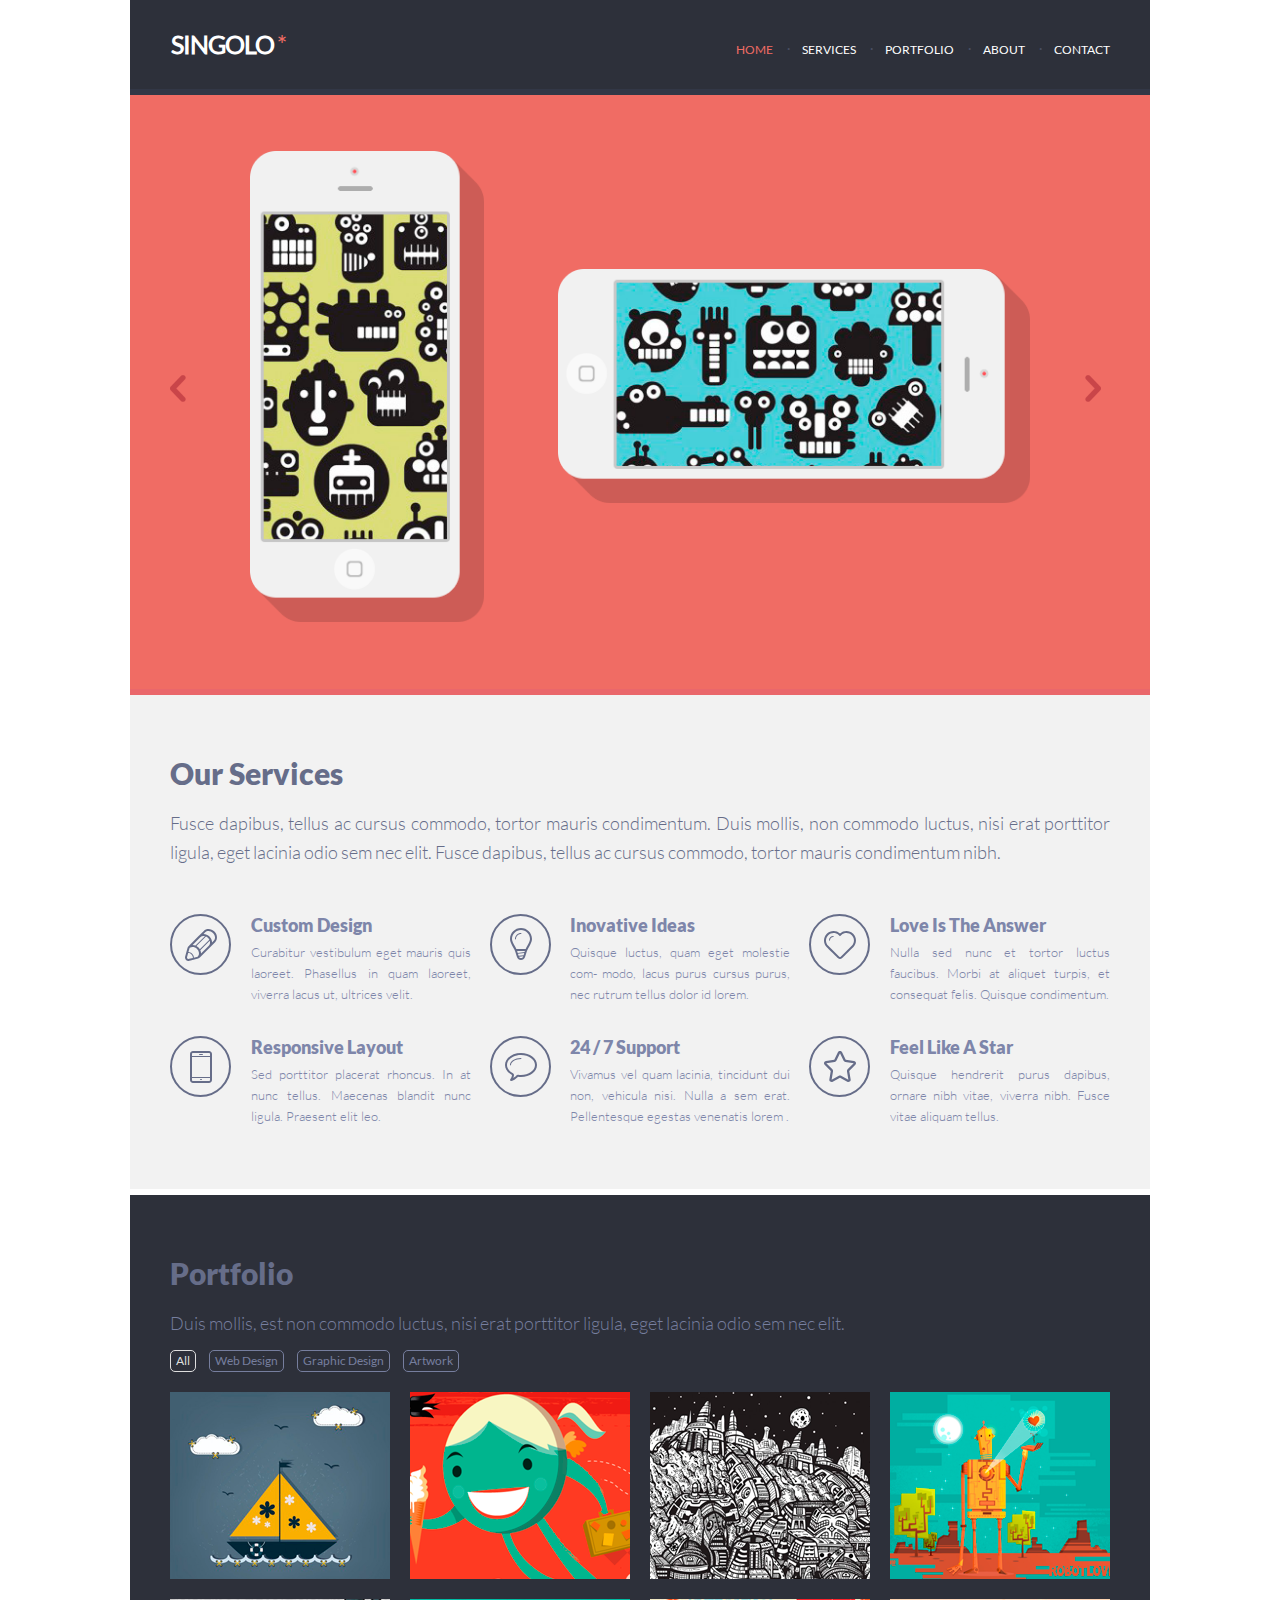
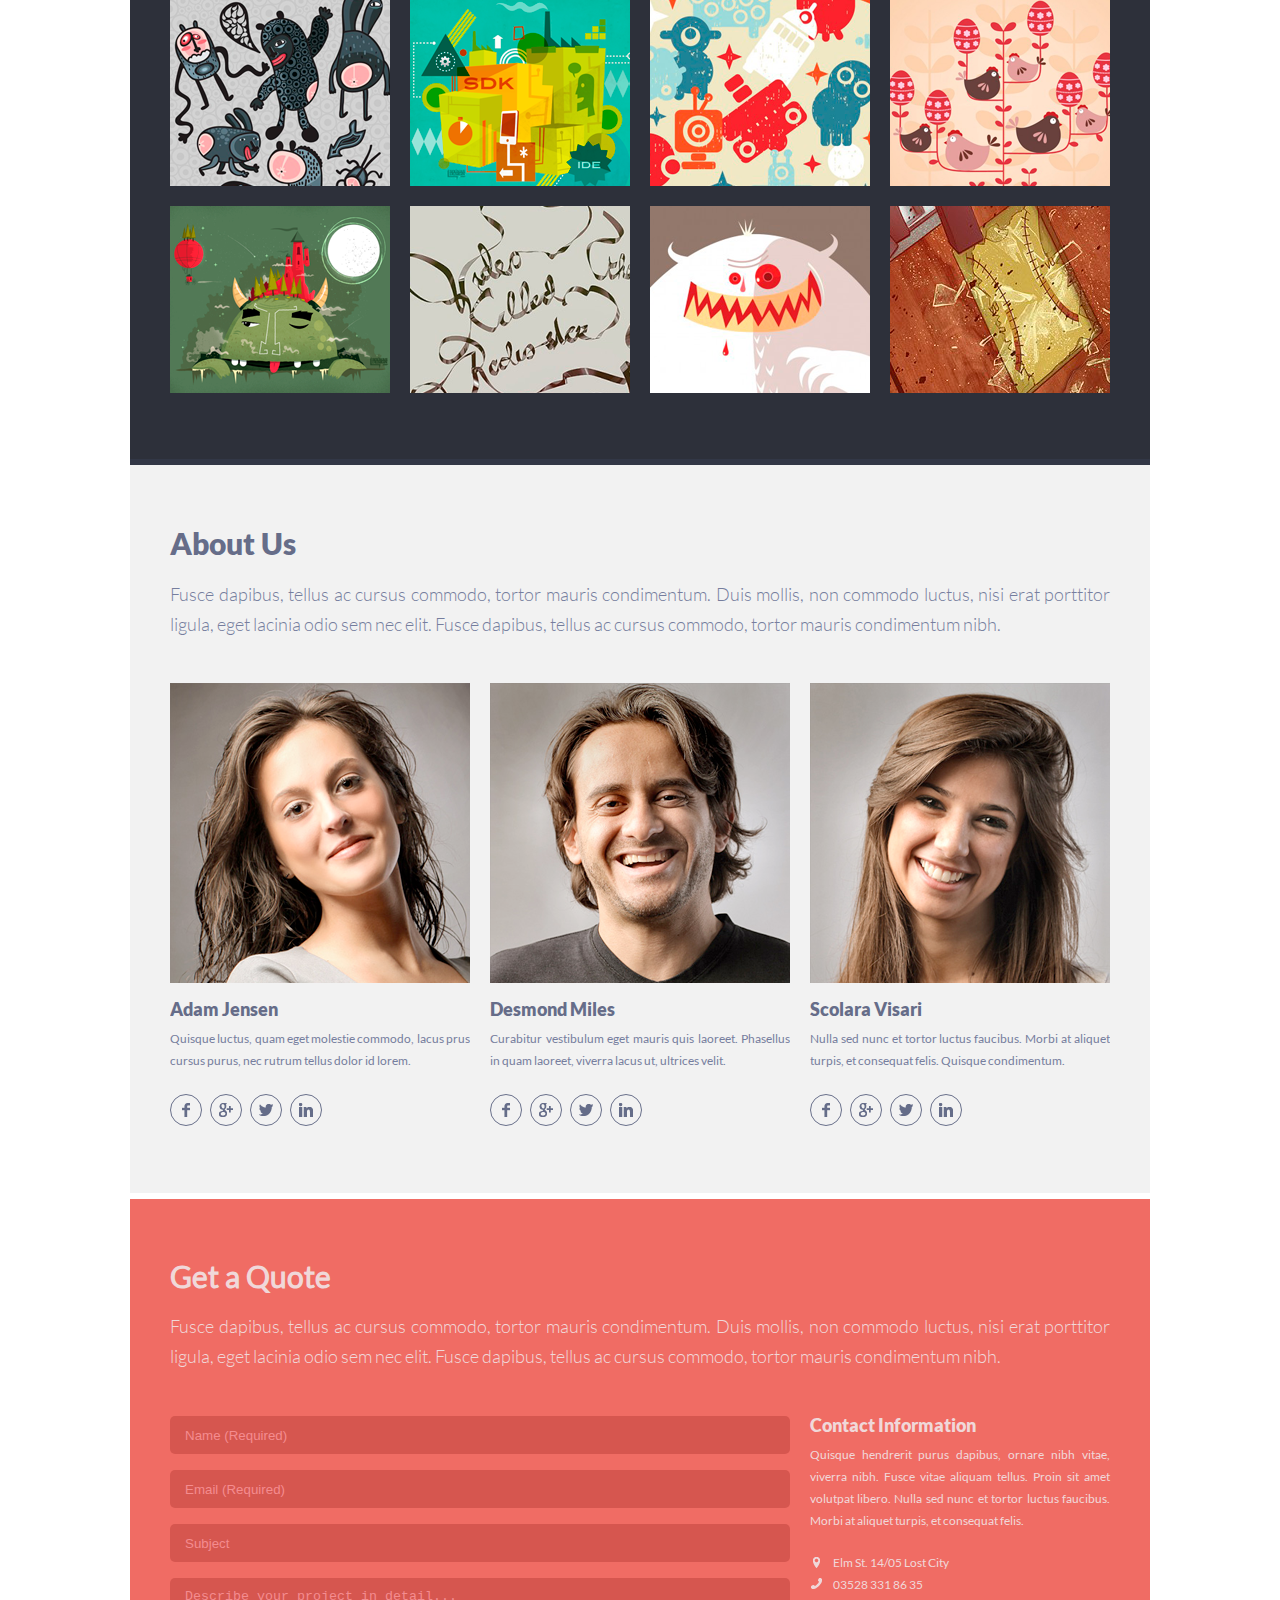
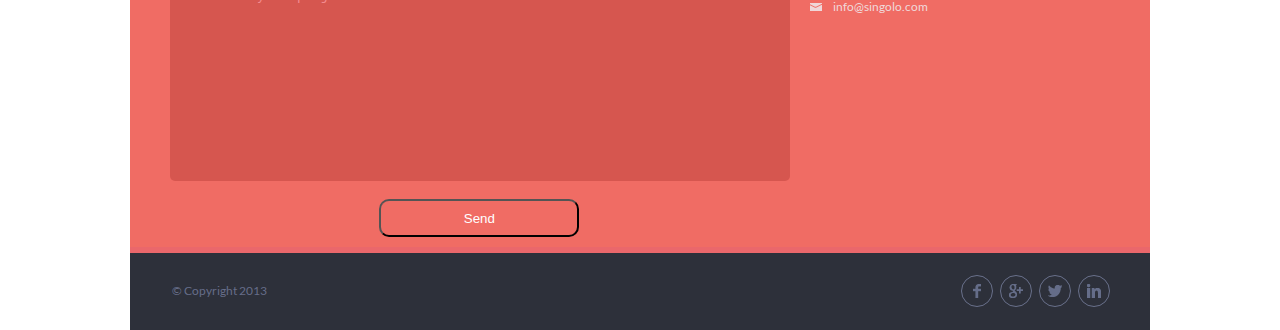
<file: index.html>
<!DOCTYPE html>
<html lang="en">
<head>
    <meta charset="UTF-8">
    <meta name="viewport" content="width=device-width, initial-scale=1.0">
    <meta http-equiv="X-UA-Compatible" content="ie=edge">
    <link href="style.css" rel="stylesheet" type="text/css" />
    
    <title>Singolo</title>
</head>
<body>
    <main>
        <header>
            <div class="responsive-menu-visible" id="resp-menu-visible">
                <span></span>
                <span></span>
                <span></span>
            </div>
            <div class="hidden-menu-absolute" id="menu-absolute">
                <div class="responsive-menu-hidden" id="resp-menu-hidden">
                <span></span>
                <span></span>
                <span></span>
                </div>
                <section class="logo-hidden">
                <h1>Singolo</h1>
                <span>*</span>
                </section>
                <nav>
                    <ul id="menu-header-hidden">
                        <li><a href="#slider" class="active">home</a></li>
                        <li><a href="#services">services</a></li>
                        <li><a href="#portfolio">portfolio</a></li>
                        <li><a href="#about">about</a></li>
                        <li><a href="#contact">contact</a></li>
                    </ul>
                </nav>
            </div>
            <section class="logo">
                <h1>Singolo</h1>
                <span>*</span>
            </section>
            <nav>
                <ul id="menu-header">
                    <li><a href="#slider" class="active">home</a></li>
                    <li><a href="#services">services</a></li>
                    <li><a href="#portfolio">portfolio</a></li>
                    <li><a href="#about">about</a></li>
                    <li><a href="#contact">contact</a></li>
                </ul>
            </nav>
        </header>
        <div>
        <section class="slider" id="slider">
            <section class="phones">
                    <div class="chev-1" id="chev-click1"></div>
                    <div class="block-phones" id="block-phones">
                                <div class="phone-vert" id="iphone-vertical">
                                    <img src='assets/opacity-vert.png' alt="opacity">
                                </div>
                                <div class="phone-horiz" id="iphone-horizontal">
                                    <img src='assets/opacity.png' alt="opacity">
                                </div>
                    </div>
                    <div class="chev-2" id="chev-click2"></div>
            </section>
        </section>
        <section class="our-services"  id="services">
            <h2>Our Services</h2>
                    <p>Fusce dapibus, tellus ac cursus commodo, tortor 
                        mauris condimentum. Duis mollis, non commodo luctus, 
                        nisi erat porttitor ligula, eget lacinia odio sem nec elit. 
                        Fusce dapibus, tellus ac cursus commodo, tortor mauris 
                        condimentum nibh.</p>
            <div class="services">
                <div class="img-services"><img src="assets/pen.svg" alt="pen"></div> 
                <div class="points">
                    <h3>Custom Design</h3>
                    <p>Curabitur vestibulum eget mauris quis laoreet.
                         Phasellus in quam laoreet, viverra lacus ut, ultrices 
                         velit.</p>
                </div>
                <div class="img-services"><img src="assets/bulb.svg" alt="pen"></div> 
                <div class="points">
                    <h3>Inovative Ideas</h3>
                    <p>Quisque luctus, quam eget molestie com- modo, lacus purus cursus 
                        purus, nec rutrum tellus dolor id lorem.</p>
                </div>
                <div class="img-services"><img src="assets/heart.svg" alt="pen"></div> 
                <div class="points">
                    <h3>Love Is The Answer</h3>
                    <p>Nulla sed nunc et tortor luctus faucibus. Morbi at aliquet turpis,
                       et consequat felis. Quisque condimentum.</p>
                </div>
                <div class="img-services"><img src="assets/phone.svg" alt="pen"></div> 
                <div class="points">
                    <h3>Responsive Layout</h3>
                    <p>Sed porttitor placerat rhoncus. In at nunc tellus. Maecenas 
                        blandit nunc ligula. Praesent elit leo.</p>
                </div>
                <div class="img-services"><img src="assets/bubble.svg" alt="pen"></div> 
                <div class="points">
                    <h3>24 / 7 Support</h3>
                    <p>Vivamus vel quam lacinia, tincidunt dui non, vehicula nisi. 
                        Nulla a sem erat. Pellentesque egestas venenatis lorem .</p>
                </div>
                <div class="img-services"><img src="assets/star.svg" alt="pen"></div> 
                <div class="points">
                    <h3>Feel Like A Star</h3>
                    <p>Quisque hendrerit purus dapibus, ornare nibh vitae, viverra nibh. 
                        Fusce vitae aliquam tellus.</p>
                </div>
            </div>
        </section>
        <section class="portfolio"  id="portfolio">
                <h2>Portfolio</h2>
                <p>Duis mollis, est non commodo luctus, nisi erat 
                    porttitor ligula, eget lacinia odio sem nec elit.</p>
                        <ul id="menu-portfolio">
                            <a href="#"><li class="active">All</li></a>
                            <a href="#"><li>Web Design</li></a>
                            <a href="#"><li>Graphic Design</li></a>
                            <a href="#"><li>Artwork</li></a>
                        </ul>
                    <div class="portfolio-img-all" id="portfolio-img">
                        <div></div>
                        <div></div>
                        <div></div>
                        <div></div>
                        <div></div>
                        <div></div>
                        <div></div>
                        <div></div>
                        <div></div>
                        <div></div>
                        <div></div>
                        <div></div>
                    </div>
            </section>
            <section class="about-us"  id="about">
                    <h2>About Us</h2>
                    <p>Fusce dapibus, tellus ac cursus commodo, tortor mauris condimentum.
                        Duis mollis, non commodo luctus, nisi erat porttitor ligula, eget
                        lacinia odio sem nec elit. Fusce dapibus, tellus ac cursus commodo,
                        tortor mauris condimentum nibh.
                    </p>
                    <div class="portfolio-photos">
                            <div class="portfolio-photo">
                                <img src="assets/portfolio-photo-1.png" alt="" >
                                <h3>Adam Jensen</h3>
                                <p>Quisque luctus, quam eget molestie commodo, lacus prus 
                                    cursus purus, nec rutrum tellus dolor id lorem.</p>
                                <ul>
                                    <li><a href="#"></a></li>
                                    <li><a href="#"></a></li>
                                    <li><a href="#"></a></li>
                                    <li><a href="#"></a></li>
                                </ul>
                            </div>
                            <div class="portfolio-photo">
                                    <img src="assets/portfolio-photo-2.png" alt="" >
                                    <h3>Desmond Miles</h3>
                                <p>Curabitur vestibulum eget mauris quis laoreet. Phasellus 
                                    in quam laoreet, viverra lacus ut, ultrices velit.</p>
                                <ul>
                                    <li><a href="#"></a></li>
                                    <li><a href="#"></a></li>
                                    <li><a href="#"></a></li>
                                    <li><a href="#"></a></li>
                                </ul>
                            </div>
                            <div class="portfolio-photo">
                                    <img src="assets/portfolio-photo-3.png" alt="" >
                                    <h3>Scolara Visari</h3>
                                <p>Nulla sed nunc et tortor luctus faucibus. Morbi at 
                                    aliquet turpis, et consequat felis. Quisque condimentum.</p>
                                <ul>
                                    <li><a href="#"></a></li>
                                    <li><a href="#"></a></li>
                                    <li><a href="#"></a></li>
                                    <li><a href="#"></a></li>
                                </ul>
                            </div>
                    </div>
                </section>
                <section class="get-a-quote"  id="contact">
                        <h2>Get a Quote</h2>
                        <p class="get-a-quote-p">Fusce dapibus, tellus ac cursus commodo, tortor mauris condimentum. 
                            Duis mollis, non commodo luctus, nisi erat porttitor ligula, eget 
                            lacinia odio sem nec elit. Fusce dapibus, tellus ac cursus commodo, 
                            tortor mauris condimentum nibh.</p>
                            <div class="form-and-info">
                               <form class="form" id="form">
                                  <input type="text" placeholder="Name (Required)" size="40" required><br>
                                  <input type="email" placeholder="Email (Required)" required><br>
                                  <input type="text" id="subject" placeholder="Subject"><br>
                                  <textarea name="comment" cols="40" rows="15" id="description" placeholder="Describe your project in detail..."></textarea><br>
                                  <button type="submit" class="submit">Send</button>
                                  <div id="message-block" class="hidden">
                                      <div id="message">
                                          <p>Письмо отправлено!</p>
                                          <p><span id="tema"></span></p>
                                          <p><span id="desc"></span></p>
                                          <button id="close-btn">OK</button>
                                      </div>
                                  </div>
                               </form>
                               <div class="info">
                                   <h3>Contact Information</h3>
                                   <p>
                                        Quisque hendrerit purus dapibus, ornare nibh vitae, viverra 
                                        nibh. Fusce vitae aliquam tellus. Proin sit amet volutpat libero. 
                                        Nulla sed nunc et tortor luctus faucibus. Morbi at aliquet turpis, 
                                        et consequat felis. 
                                   </p>
                                   <ul>
                                       <li>Elm St. 14/05 Lost City </li>
                                       <li><a href="tel:035283318635">03528 331 86 35</a></li>
                                       <li><a href="mailto:info@singolo.com">info@singolo.com</a></li>
                                   </ul>
            
                               </div>
                            </div>
                    </section>
                    <footer>
                        <p>&copy; Copyright 2013</p>
                        <ul>
                            <li><a href="#"></a></li>
                            <li><a href="#"></a></li>
                            <li><a href="#"></a></li>
                            <li><a href="#"></a></li>
                        </ul>
                    </footer>
    </main>
    <script src="script.js"></script>
</body>
</html>
</file>
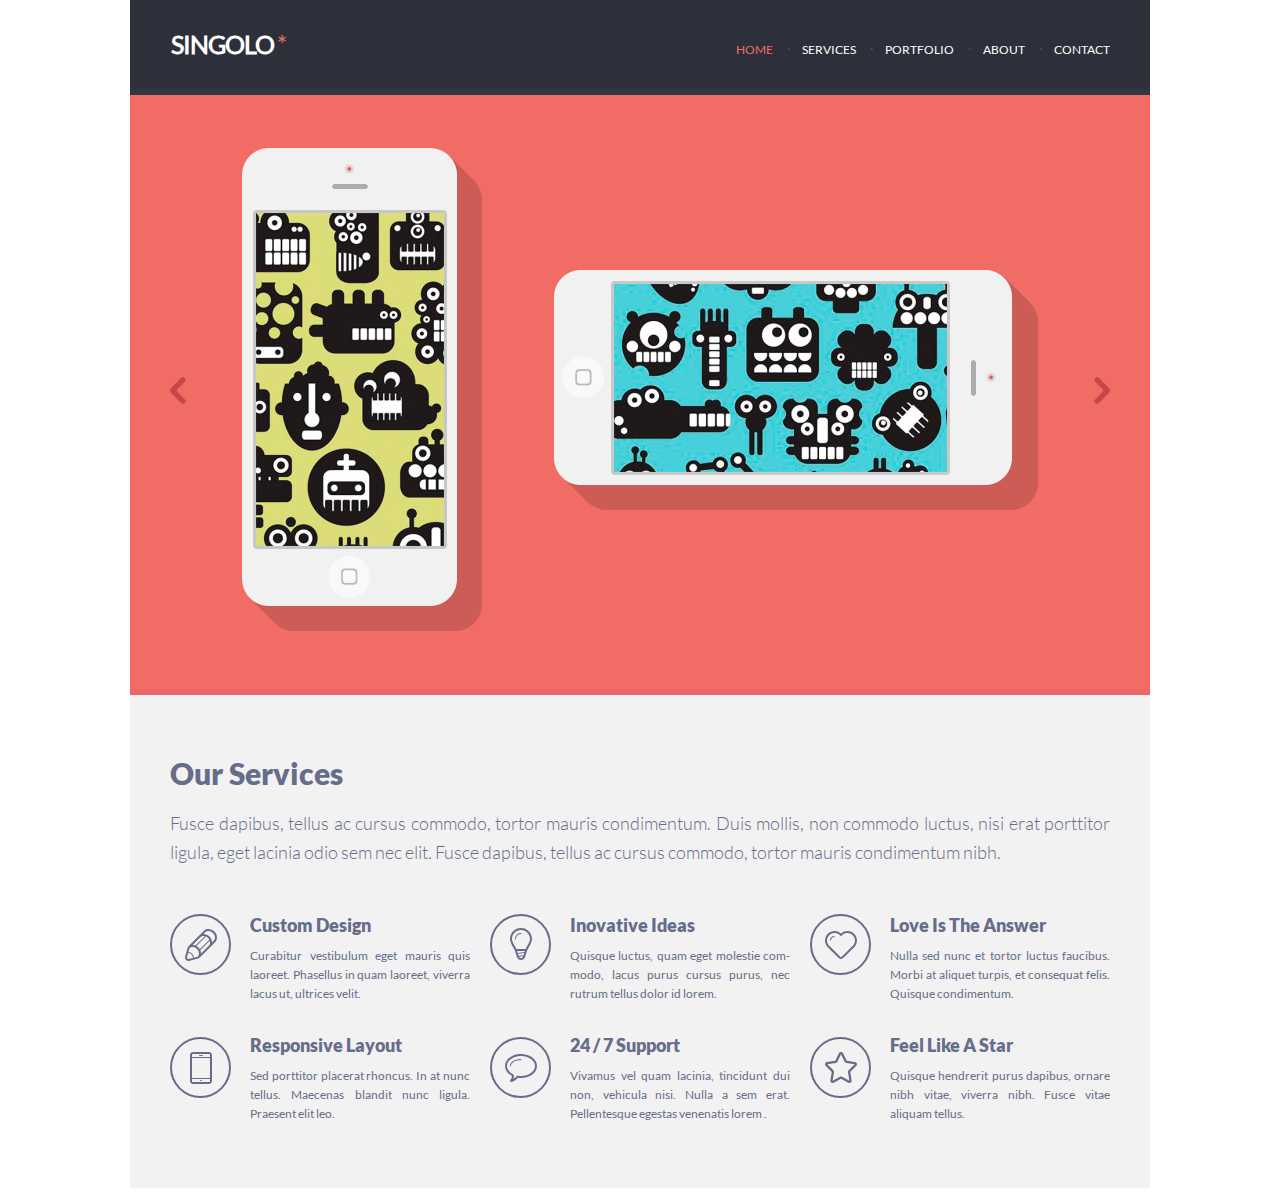
<file: singolo1.html>
<!DOCTYPE html>
<html lang="en">
<head>
    <meta charset="UTF-8">
    <meta name="viewport" content="width=device-width, initial-scale=1.0">
    <meta http-equiv="X-UA-Compatible" content="ie=edge">
    <link href="singolo1.css" rel="stylesheet" type="text/css" />
    <title>Singolo</title>
</head>
<body>
    <main>
        <header>
            <section class="logo">
                <h1>Singolo</h1>
                <span>*</span>
            </section>
            <nav>
                <ul>
                    <li><a class="first" href="#">home</a></li>
                    <li><a href="#">services</a></li>
                    <li><a href="#">portfolio</a></li>
                    <li><a href="#">about</a></li>
                    <li><a href="#">contact</a></li>
                </ul>
            </nav>
        </header>
        <section class="slider">
            <div class="phones">
                    <div class="chev-1"></div>
                    <div class="phone-vert"></div>
                    <div class="phone-horiz"></div>
                    <div class="chev-2"></div>
            </div>
        </section>
        <section class="our-services">
            <div class="services">
                <div class="description">
                    <h2>Our Services</h2>
                    <p>Fusce dapibus, tellus ac cursus commodo, tortor 
                        mauris condimentum. Duis mollis, non commodo luctus, 
                        nisi erat porttitor ligula, eget lacinia odio sem nec elit. 
                        Fusce dapibus, tellus ac cursus commodo, tortor mauris 
                        condimentum nibh.</p>
                </div>
                <div class="img-services"><img src="assets/pen.svg" alt="pen"></div> 
                <div class="points">
                    <h3>Custom Design</h3>
                    <p>Curabitur vestibulum eget mauris quis laoreet.
                         Phasellus in quam laoreet, viverra lacus ut, ultrices 
                         velit.</p>
                </div>
                <div class="img-services"><img src="assets/bulb.svg" alt="pen"></div> 
                <div class="points">
                    <h3>Inovative Ideas</h3>
                    <p>Quisque luctus, quam eget molestie com- modo, lacus purus cursus 
                        purus, nec rutrum tellus dolor id lorem.</p>
                </div>
                <div class="img-services"><img src="assets/heart.svg" alt="pen"></div> 
                <div class="points">
                    <h3>Love Is The Answer</h3>
                    <p>Nulla sed nunc et tortor luctus faucibus. Morbi at aliquet turpis,
                       et consequat felis. Quisque condimentum.</p>
                </div>
                <div class="img-services"><img src="assets/phone.svg" alt="pen"></div> 
                <div class="points">
                    <h3>Responsive Layout</h3>
                    <p>Sed porttitor placerat rhoncus. In at nunc tellus. Maecenas 
                        blandit nunc ligula. Praesent elit leo.</p>
                </div>
                <div class="img-services"><img src="assets/bubble.svg" alt="pen"></div> 
                <div class="points">
                    <h3>24 / 7 Support</h3>
                    <p>Vivamus vel quam lacinia, tincidunt dui non, vehicula nisi. 
                        Nulla a sem erat. Pellentesque egestas venenatis lorem .</p>
                </div>
                <div class="img-services"><img src="assets/star.svg" alt="pen"></div> 
                <div class="points">
                    <h3>Feel Like A Star</h3>
                    <p>Quisque hendrerit purus dapibus, ornare nibh vitae, viverra nibh. 
                        Fusce vitae aliquam tellus.</p>
                </div>
            </div>
        </section>
    </main>
</body>
</html>
</file>
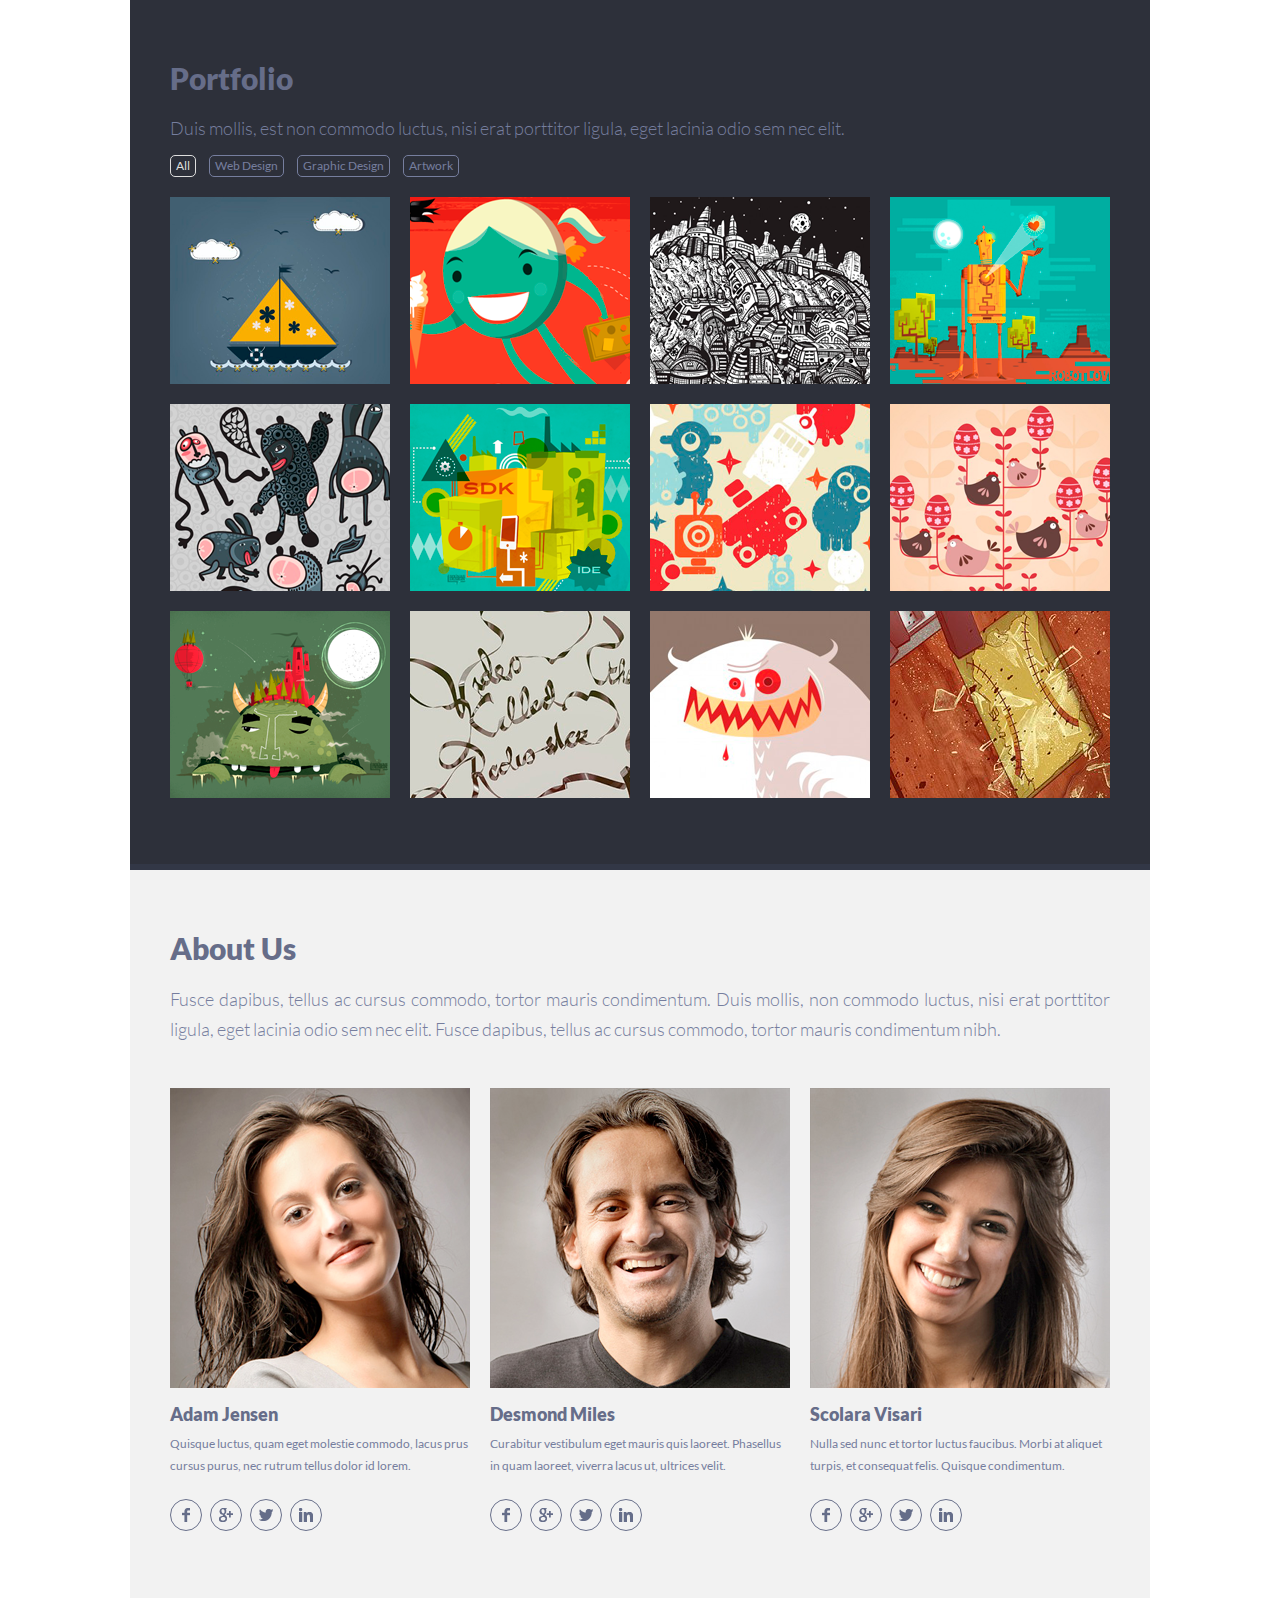
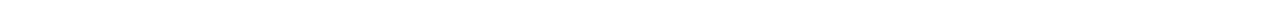
<file: singolo2.html>
<!DOCTYPE html>
<html lang="en">
<head>
    <meta charset="UTF-8">
    <meta name="viewport" content="width=device-width, initial-scale=1.0">
    <meta http-equiv="X-UA-Compatible" content="ie=edge">
    <link href="singolo2.css" rel="stylesheet" type="text/css" />
    <title>Singolo-2</title>
</head>
<body>
    <main>
            <section class="portfolio">
                    <h2>Portfolio</h2>
                    <p>Duis mollis, est non commodo luctus, nisi erat 
                        porttitor ligula, eget lacinia odio sem nec elit.</p>
                        <nav>
                            <ul>
                                <a href="#"><li class="first-portfolio">All</li></a>
                                <a href="#"><li>Web Design</li></a>
                                <a href="#"><li>Graphic Design</li></a>
                                <a href="#"><li>Artwork</li></a>
                            </ul>
                        </nav>
                        <div class="portfolio-img-all">
                            <div class="portfolio-img"></div>
                            <div class="portfolio-img"></div>
                            <div class="portfolio-img"></div>
                            <div class="portfolio-img"></div>
                            <div class="portfolio-img"></div>
                            <div class="portfolio-img"></div>
                            <div class="portfolio-img"></div>
                            <div class="portfolio-img"></div>
                            <div class="portfolio-img"></div>
                            <div class="portfolio-img"></div>
                            <div class="portfolio-img"></div>
                            <div class="portfolio-img"></div>
                        </div>
                </section>
                <section class="about-us">
                        <h2>About Us</h2>
                        <p>Fusce dapibus, tellus ac cursus commodo, tortor mauris condimentum.
                            Duis mollis, non commodo luctus, nisi erat porttitor ligula, eget
                            lacinia odio sem nec elit. Fusce dapibus, tellus ac cursus commodo,
                            tortor mauris condimentum nibh.
                        </p>
                        <div class="portfolio-photos">
                                <div class="portfolio-photo">
                                    <img src="assets/portfolio-photo-1.png" alt="" >
                                    <h3>Adam Jensen</h3>
                                    <p>Quisque luctus, quam eget molestie commodo, lacus prus 
                                        cursus purus, nec rutrum tellus dolor id lorem.</p>
                                    <ul>
                                        <li><a href="#"></a></li>
                                        <li><a href="#"></a></li>
                                        <li><a href="#"></a></li>
                                        <li><a href="#"></a></li>
                                    </ul>
                                </div>
                                <div class="portfolio-photo">
                                        <img src="assets/portfolio-photo-2.png" alt="" >
                                        <h3>Desmond Miles</h3>
                                    <p>Curabitur vestibulum eget mauris quis laoreet. Phasellus 
                                        in quam laoreet, viverra lacus ut, ultrices velit.</p>
                                    <ul>
                                        <li><a href="#"></a></li>
                                        <li><a href="#"></a></li>
                                        <li><a href="#"></a></li>
                                        <li><a href="#"></a></li>
                                    </ul>
                                </div>
                                <div class="portfolio-photo">
                                        <img src="assets/portfolio-photo-3.png" alt="" >
                                        <h3>Scolara Visari</h3>
                                    <p>Nulla sed nunc et tortor luctus faucibus. Morbi at 
                                        aliquet turpis, et consequat felis. Quisque condimentum.</p>
                                    <ul>
                                        <li><a href="#"></a></li>
                                        <li><a href="#"></a></li>
                                        <li><a href="#"></a></li>
                                        <li><a href="#"></a></li>
                                    </ul>
                                </div>
                        </div>
                    </section>
    </main>
</body>
</html>
</file>
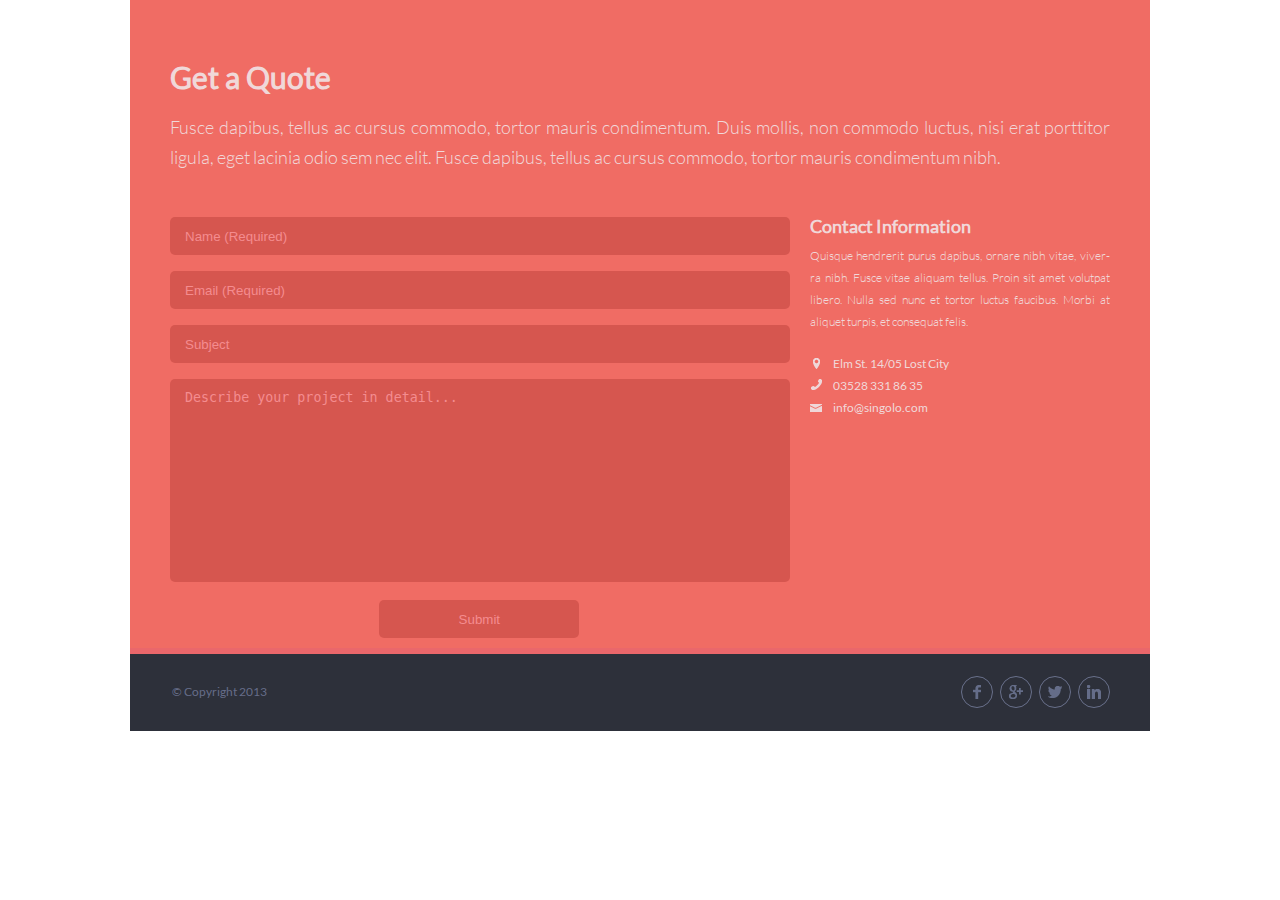
<file: singolo3.html>
<!DOCTYPE html>
<html lang="en">
<head>
    <meta charset="UTF-8">
    <meta name="viewport" content="width=device-width, initial-scale=1.0">
    <meta http-equiv="X-UA-Compatible" content="ie=edge">
    <link href="singolo3.css" rel="stylesheet" type="text/css" />
    <title>Singolo-3</title>
</head>
<body>
    <main>
        <section class="get-a-quote">
            
            <h2>Get a Quote</h2>
            <p>Fusce dapibus, tellus ac cursus commodo, tortor mauris condimentum. 
                Duis mollis, non commodo luctus, nisi erat porttitor ligula, eget 
                lacinia odio sem nec elit. Fusce dapibus, tellus ac cursus commodo, 
                tortor mauris condimentum nibh.</p>
                <div class="form-and-info">
                   <form name="question" method="post">
                      <input type="text" placeholder="Name (Required)" size="40" required><br>
                      <input type="email" placeholder="Email (Required)" required><br>
                      <input type="text" placeholder="Subject"><br>
                      <textarea name="comment" cols="40" rows="15" placeholder="Describe your project in detail..."></textarea><br>
                      <input class="submit" type="submit" value="Submit">
                   </form>
                   <div class="info">
                       <h3>Contact Information</h3>
                       <p>
                            Quisque hendrerit purus dapibus, ornare nibh vitae, viver- ra 
                            nibh. Fusce vitae aliquam tellus. Proin sit amet volutpat libero. 
                            Nulla sed nunc et tortor luctus faucibus. Morbi at aliquet turpis, 
                            et consequat felis. 
                       </p>
                       <ul>
                           <li>Elm St. 14/05 Lost City </li>
                           <li><a href="tel:035283318635">03528 331 86 35</a></li>
                           <li><a href="mailto:info@singolo.com">info@singolo.com</a></li>
                       </ul>

                   </div>
                </div>
        </section>
        <footer>
            <p>&copy; Copyright 2013</p>
            <ul>
                <li><a href="#"></a></li>
                <li><a href="#"></a></li>
                <li><a href="#"></a></li>
                <li><a href="#"></a></li>
            </ul>
        </footer>
    </main>
</body>
</html>
</file>
<file: style.css>
*{
    outline: none;
    padding: 0;
    margin: 0;
    text-decoration: none;
    }
@font-face {
    font-family: Lato; 
    src: url(assets/Lato-Regular.ttf);
    font-weight: normal;
   }
@font-face {
    font-family: Lato-Black; 
    src: url(assets/Lato-Black.ttf);
    font-weight: bold;
   }
@font-face {
    font-family: Lato-Light; 
    src: url(assets/Lato-Light.ttf);
    font-weight: lighter;
   }
html{
    scroll-behavior: smooth;
}
main{
    max-width: 1020px;
    margin: 0px auto;
    font-family: Lato;
}

/*****************************HEADER***********************/

header{
    display: grid;
    grid-template-columns: 180px auto;
    padding: 29px 40px 30px 41px;
    background-color: #2d303a;
    color: white;
    border-bottom: 6px solid #323746;
    position: sticky;
    top: 0;
    z-index: 900;
}
header.small{
    padding: 5px 40px 10px 41px;
    border: none;
}
.responsive-menu{
    display: none;
}
header ul{
    text-transform: uppercase;
    float: right;
}
header .active{
   color: #f06c64;
}
header li:first-child:before{
    content: "";
}
header ul li{
    display: inline-block;
    margin: 0px 13px;
    font-size: 12px;
    padding-top: 13px;
    position: relative;
}
header li:before {
    color: #494e62;
    content: "."; 
    top: 5px;
    left: -15px;
    font-size: 16px;
    position: absolute;
   }
header ul li:last-child {
    margin-right: 0px;
   }
header ul li a{
    color: white;
}
header ul li a:hover{
    color: #f06c64;
    cursor: pointer;
}
h1{
    text-transform: uppercase;
    font-size: 25px;
    letter-spacing: -1px;
    font-weight: 0;
    display: inline;
}
.logo span{
    text-transform: uppercase;
    font-size: 25px;
    letter-spacing: -1px;
}
.logo span:last-child{
    color: #f06c64;
}

/*****************************SLIDER***********************/

.slider{
    background-color: #f06c64;
    padding: 53px 40px 61px 40px;
    border-bottom: 6px solid #ea676b;
}
.slider.blue{
    border-bottom: 6px solid #648BF0; 
}
.phones{
    display: flex;
    height: 480px;
    position: relative;
}
.phones div{
    align-self: center;
}
.chev-1{
    justify-self: start;
    background: url('assets/chev-1.png') no-repeat;
    width: 30px;
    height: 27px;
}
.chev-1:hover{
    cursor: pointer;
    background: url('assets/chev-1-hover.png') no-repeat;
}
.chev-2{
    justify-self: end;
    background: url('assets/chev-2.png') no-repeat;
    width: 30px;
    height: 27px;
}
.chev-2:hover{
    cursor: pointer;
    background: url('assets/chev-2-hover.png') no-repeat;
}
.block-phones{
    display: flex;
    width: 100%;
    padding: 0px 55px;
}
.block-phones img{
    width: 100%;
    height: auto;
}
.phone-horiz{
    margin-left: 74px;
    background: url('assets/iPhone-Horizontal.png') no-repeat;
    background-size: 100%;
} 
.phone-vert{
    background: url('assets/iPhone-Vertical.png') no-repeat;
    background-size: 100%;
}
.phone-horiz img{
    width: 100%;
    height: auto;
}
.phone-vert img{
    width: 100%;
    height: auto;
}

/*****************************SERVICES***********************/

.our-services{
    background-color: #f2f2f2;
    color: #666d89;;
    padding: 60px 40px 50px 40px;
    border-bottom: 6px solid white;
}
.services{
    display: grid;
    color: #7e86aa;
    grid-template-columns: 1fr 4fr 1fr 4fr 1fr 4fr;
    gap: 19px;
    grid-template-rows: repeat(2, 103px);
}
.our-services h2{
    font-size: 30px;
    font-family: Lato-Black;
    margin-bottom:18px;
}
.our-services p{
    font-family: Lato-Light;
    line-height: 29px;
    font-size: 18px;
    text-align: justify;
    margin-bottom: 47px;
}
h3{
    font-size: 18px;
    font-family: Lato-Black;
}
.points{
    overflow: hidden;
}
.points p{
    font-size: 13px;
    margin-top: 6px;
    text-align: justify;
    line-height: 21px;
}
.services div:nth-child(1){
    grid-column: 1/2;
    grid-row: 1/2;
}
.services div:nth-child(2){
    grid-column: 2/3;
    grid-row: 1/2;
}
.services div:nth-child(3){
    grid-column: 3/4;
    grid-row: 1/2;
}
.services div:nth-child(4){
    grid-column: 4/5;
    grid-row: 1/2;
}
.services div:nth-child(5){
    grid-column: 5/6;
    grid-row: 1/2;
}
.services div:nth-child(6){
    grid-column: 6/7;
    grid-row: 1/2;
}
.services div:nth-child(87){
    grid-column: 1/2;
    grid-row: 2/3;
}
.services div:nth-child(8){
    grid-column: 2/3;
    grid-row: 2/3;
}
.services div:nth-child(9){
    grid-column: 3/4;
    grid-row: 2/3;
}
.services div:nth-child(10){
    grid-column: 4/5;
    grid-row: 2/3;
}
.services div:nth-child(11){
    grid-column: 5/6;
    grid-row: 2/3;
}
.services div:nth-child(12){
    grid-column: 6/7;
    grid-row: 2/3;
}

/*****************************PORTFOLIO********************/

.portfolio{
    background-color: #2d303a;
    padding: 60px 40px 66px 40px;
    border-bottom: 6px solid #323746;
}
.portfolio h2{
    font-size: 30px;
    font-family: Lato-Black;
    margin-bottom:18px;
    color: #666d89;
}
.portfolio p{
    font-family: Lato-Light;
    line-height: 29px;
    font-size: 18px;
    color: #767e9e;
    margin-bottom: 11px;
}
.portfolio ul{
    list-style-type: none;
}
.portfolio ul li{
    display: inline-block;
    border: 1px solid #767e9e;
    border-radius: 5px;
    margin-right: 10px;
    padding: 2px 5px 3px 5px;
    text-align: center;
}
.portfolio a{
   color: #767e9e;;
   font-size: 12px;
}
.portfolio .active{
    color: #dedede !important;
    border:1px solid #dedede !important;
}
.portfolio li:hover{
    color: #dedede !important;
    border:1px solid #dedede !important;
    cursor: pointer;
 }
.portfolio-img-all{
    display: grid;
    grid-template-columns: repeat(4, 3fr);
    grid-gap: 20px;
    margin-top: 20px;
}
.portfolio-img-all div{
    height: 187px;
}
.portfolio-img-all div:hover{
    cursor: pointer;
}
.portfolio-img-all :nth-child(1){
    background: url('assets/portfolio-img-1.png') no-repeat;
}
.portfolio-img-all :nth-child(2){
    background: url('assets/portfolio-img-2.png') no-repeat;
}
.portfolio-img-all :nth-child(3){
    background: url('assets/portfolio-img-3.png') no-repeat;
}
.portfolio-img-all :nth-child(4){
    background: url('assets/portfolio-img-4.png') no-repeat;
}
.portfolio-img-all :nth-child(5){
    background: url('assets/portfolio-img-5.png') no-repeat;
}
.portfolio-img-all :nth-child(6){
    background: url('assets/portfolio-img-6.png') no-repeat;
}
.portfolio-img-all :nth-child(7){
    background: url('assets/portfolio-img-7.png') no-repeat;
}
.portfolio-img-all :nth-child(8){
    background: url('assets/portfolio-img-8.png') no-repeat;
}
.portfolio-img-all :nth-child(9){
    background: url('assets/portfolio-img-9.png') no-repeat;
}
.portfolio-img-all :nth-child(10){
    background: url('assets/portfolio-img-10.png') no-repeat;
}
.portfolio-img-all :nth-child(11){
    background: url('assets/portfolio-img-11.png') no-repeat;
}
.portfolio-img-all :nth-child(12){
    background: url('assets/portfolio-img-12.png') no-repeat;
}
.portfolio-img-all :nth-child(n+13){
    display: none;
}
.border-img{
    border: 5px solid #F06C64;
    height: 177px !important;
    width: inherit;
    background-position: -5px -5px !important;
    /* background-size: 115% !important; */
}
/****************ABOUT US********************/

.about-us{
    background-color: #f2f2f2;
    padding: 60px 40px 64px 40px;
    border-bottom: 6px solid white;
}
.about-us h2{
    font-size: 30px;
    font-family: Lato-Black;
    margin-bottom:18px;
    color: #666d89;
}
.about-us p{
    font-family: Lato-Light;
    line-height: 30px;
    font-size: 18px;
    color: #767e9e;
    text-align: justify;
}
.portfolio-photos{
    display: grid;
    grid-template-columns: repeat(3, 4fr);
    grid-gap: 20px;
    margin-top: 44px;
}
.portfolio-photo h3{
    margin-top: 15px;
    font-size: 18px;
    line-height: 16px;
    color: #666d89;
    text-align: left;
    margin-bottom: 11px;
    font-family: Lato-Black;
    white-space: nowrap;
}
.portfolio-photo{
    overflow: hidden;
}
.portfolio-photo p{
    font-size: 12px;
    line-height: 22px;
    color: #767e9e; 
    font-family: Lato;
}
.portfolio-photo ul{
    list-style-type: none;
    margin-top: 22px;
}
.portfolio-photo ul li:nth-child(1){
    background: url('assets/facebook.png') 50% 50% no-repeat;
}
.portfolio-photo ul li:nth-child(2){
    background: url('assets/google+.png') 50% 50% no-repeat;
}
.portfolio-photo ul li:nth-child(3){
    background: url('assets/twitter.png') 50% 50% no-repeat;
}
.portfolio-photo ul li:nth-child(4){
    background: url('assets/linkedin.png') 50% 50% no-repeat;
}
.portfolio-photo ul li{
    display: inline-block;
    width: 30px;
    height: 30px;
    border-radius: 50%;
    border: 1px solid #69708b;
    margin-right: 5px;
}
.portfolio-photo ul li:hover{
    cursor: pointer;
    border: 1px solid white;
}

/****************************GET-A-QUOTE*******************/

.get-a-quote{
    padding: 68px 40px 0px 40px;
    background-color: #f06c64;
    color: #f0d8d9;
    border-bottom: 6px solid #ea676b;
    position: relative;
}
.get-a-quote h2{
    font-size: 30px;
    line-height: 18px;
    margin-bottom: 26px;
    font-family: Lato;
}
.get-a-quote-p{
    font-size: 18px;
    line-height: 30px;
    font-family: Lato-Light;
    text-align: justify;
    margin-bottom: 45px;
}
.form-and-info{
    display: grid;
    grid-template-columns: repeat(3, 4fr);
}
input{
    margin-bottom: 16px;
    padding-left: 15px;
    color: #f48c8f;
    max-width: 605px;
    width: 100%;
    height: 38px;
    border-radius: 5px;
    background-color: #d6564f;
    border: none;
}
input::placeholder{
    color: #f48c8f;
}
textarea::placeholder{
    color: #f48c8f;
}
textarea{
    width: 100%;
    max-width: 605px;
    height: 192px;
    border-radius: 5px;
    background-color: #d6564f;
    border: none;
    padding-left: 15px;
    padding-top: 11px;
    color: #f48c8f;
    resize: none;
}
.form{
    grid-column: 1/3;
    padding-right: 8px;
}
.submit{
    width: 200px;
    height: 38px;
    display: block;
    text-align: center;
    margin: 15px auto 10px auto;
    border-radius: 10px;
    background-color: #f06c64;
    color: white;
}
.submit:hover{
    cursor: pointer;
}
.info{
    grid-column-start: 3/4;
    padding-left: 13px;
}
.info h3{
    font-size: 18px;
    line-height: 18px;
    color: #f0d8d9;
    margin-bottom: 10px;
}
.info p{
    font-size: 12px;
    line-height: 22px;
    color: #f0d8d9;
    margin-bottom: 20px;
    text-align: justify;
}
.info ul{
    list-style-type: none;
}
.info ul li{
    font-size: 12px;
    line-height: 22px;
    color: #f0d8d9;
    padding-left: 23px;
}
.info ul li a{
    font-size: 12px;
    line-height: 22px;
    color: #f0d8d9;
}
.info ul li:nth-child(1){
    background: url('assets/location.png') 3px 5px no-repeat;
}
.info ul li:nth-child(2){
    background: url('assets/phone.png') 1px 4px no-repeat;
}
.info ul li:nth-child(3){
    background: url('assets/mail.png') -1px no-repeat;
}
#message-block{
    position: absolute;
    width: 100%;
    height: 100%;
    top: 0;
    left: 0;
    background: #0008;
}
#message-block.hidden{
    display: none;
}
#message{
    position: absolute;
    top: 45%;
    left: 40%;
    padding: 15px 20px;
    border: 2px solid white;
    text-align: left;
    border-radius: 10px;
}
#close-btn{
    width: 30px;
    height: 20px;
    margin: 0px auto;
    display: block;
    margin-top: 10px;
}
#close-btn:hover{
    cursor: pointer;
}
/***********************FOOTER***********************/

footer{
    padding: 22px 35px 20px 42px;
    background-color: #2d303a;
    color: #666d89;
    font-size: 12px;
    display: grid;
    grid-template-columns: 140px auto;
}
footer p{
    margin-top: 8px;
}
footer ul{
    list-style-type: none;
    justify-self: end;
}
footer ul li:nth-child(1){
    background: url('assets/facebook.png') 50% 50% no-repeat;
}
footer ul li:nth-child(2){
    background: url('assets/google+.png') 50% 50% no-repeat;
}
footer ul li:nth-child(3){
    background: url('assets/twitter.png') 50% 50% no-repeat;
}
footer ul li:nth-child(4){
    background: url('assets/linkedin.png') 50% 50% no-repeat;
}
footer ul li{
    display: inline-block;
    width: 30px;
    height: 30px;
    border-radius: 50%;
    border: 1px solid #69708b;
    margin-right: 5px;
}
footer ul li:hover{
    cursor: pointer;
    border: 1px solid white;
}

/*******************************RESPONSIVE-768px**************************/

/******************HEADER+SLIDER****************/

@media screen and (max-width: 768px) {
header{
    padding: 26px 40px 33px 41px;
    position: sticky;
    top: 0;
}
header li:before {
    color: white;
}
.slider{
    padding: 40px 27px 21px 30px;
}
.phones{
    height: 375px;
}

.phone-vert-off{
    width: 188px;
    height: 390px;
    margin-left: 37px;
    background-size: 200% !important;
    background: url('assets/phone-vertical-responsive.png') -185px 0px no-repeat;
}
.phone-horiz-off{
    width: 381px;
    height: 198px;
    margin-left: 54px;
    background-size: 97% !important;
    background: url('assets/phone-horizontal-responsive.png') 0px -200px no-repeat;
}

/******************SERVICES****************/

.our-services{
    padding: 39px 40px 77px 40px;
    border-bottom: 0px solid white;
}
.services{
    grid-template-columns: 1fr 3fr 1fr 3fr;
    grid-template-rows: repeat(3);
    column-gap: 0px;
    row-gap: 42px;
}
.our-services p{
    margin-bottom: 36px;
    padding-right: 17px;
    line-height: 30px;
}
.points{
    padding-left: 5px;
}
.points p {
    padding-right: 42px;
    line-height: 20px;
    margin-bottom: 0px;
}
.services div:nth-child(1){
    grid-column: 1/2;
    grid-row: 1/2;
}
.services div:nth-child(2){
    grid-column: 2/3;
    grid-row: 1/2;
}
.services div:nth-child(3){
    grid-column: 3/4;
    grid-row: 1/2;
    margin-left: 8px;
}
.services div:nth-child(4){
    grid-column: 4/5;
    grid-row: 1/2;
}
.services div:nth-child(5){
    grid-column: 1/2;
    grid-row: 2/3;
}
.services div:nth-child(6){
    grid-column: 2/3;
    grid-row: 2/3;
}
.services div:nth-child(7){
    grid-column: 3/4;
    grid-row: 2/3;
    margin-left: 8px;
}
.services div:nth-child(8){
    grid-column: 4/5;
    grid-row: 2/3;
}
.services div:nth-child(9){
    grid-column: 1/2;
    grid-row: 3/4;
}
.services div:nth-child(10){
    grid-column: 2/3;
    grid-row: 3/4;
}
.services div:nth-child(11){
    grid-column: 3/4;
    grid-row: 3/4;
    margin-left: 8px;
}
.services div:nth-child(12){
    grid-column: 4/5;
    grid-row: 3/4;
}

/*************PORTFOLIO***************/

.portfolio p{
    max-width: 640px;
    text-align: justify;
}
.portfolio-img-all{
    display: grid;
    grid-template-columns: repeat(3, 3fr);
    grid-gap: 17px;
    margin-top: 29px;
}
.portfolio-img-all div{
    height: 186px;
}
.border-img{
    border: 5px solid #F06C64;
    height: 176px !important;
    width: inherit;
    background-position: -5px -5px !important;
    /* background-size: 115% !important; */
}

/****************ABOUT US***************/

.about-us{
    padding: 52px 40px 72px 40px;
    border-bottom: 0px solid white;
}
.about-us p{
    max-width: 670px;
}
.portfolio-photos{
    grid-gap: 13px;
    margin-top: 38px;
}
.portfolio-photo img{
    width: 100%;
    height: auto;
}
.portfolio-photo h3{
    margin-top: 9px;
}
.portfolio-photo p{
    margin-top: -7px;
}
.portfolio-photo ul{
    margin-top: 9px;
}

/**************GET-A-QUOTE***************/

.get-a-quote{
    padding: 62px 40px 28px 39px;
}
.get-a-quote h2{
    margin-left: 4px;
    margin-bottom: 26px;
}
.get-a-quote-p{
    margin-bottom: 26px;
    max-width: 669px;
    margin-left: 3px;
}
input{
    margin-bottom: 12px;
    padding-left: 10px;
    max-width: 605px;
    font-size: 11px;
}
textarea{
    height: 148px;
    padding-left: 11px;
    padding-top: 8px;
    font-family: Lato-Light; 
    font-size: 11px;
}
.form{
    padding-right: 28px;  
}
.submit{
    width: 136px;
    height: 38px;
    margin: 18px 0px 10px 0px;
    border-radius: 5px;
    background-color: #FBC65F;
    color: #886A30;
    text-transform: uppercase;
    font-size: 14px;
    border: none;
}
.info h3{
    font-size: 18px;
    line-height: 5px;
    color: #f0d8d9;
    margin-bottom: 10px;
    margin-top: 6px;
}
.info p{
    font-size: 12px;
    line-height: 22px;
    color: #f0d8d9;
    margin-bottom: 10px;
    text-align: justify;
}
#close-btn {
    border: 1px solid white;
    border-radius: 5px;
}

/***********************FOOTER***********************/

footer{
    padding: 22px 35px 20px 42px;
    display: block;
}
footer p{
    display: none;
}
footer ul{
    list-style-type: none;
    justify-self: center !important;
    text-align: center;
}
}
/*******************************RESPONSIVE-375px**************************/

/******************HEADER****************/

@media screen and (max-width: 652px) {
header{
    padding: 26px 20px 21px 20px;
    display: flex;
    border: none;
}
header.small{
    padding: 26px 20px 21px 20px;
    border: none;
}
.logo{
    margin: -7px auto 0px auto;
}
.logo-hidden{
    display: block !important;
    margin-top: 24px;
    margin-left: 70px;
}
.logo-hidden span{
    color: #f06c64;
}
.responsive-menu-visible{
    display: block;
    width: 25px;
    height: 20px;
}
.responsive-menu-hidden{
    display: flex;
    position: absolute;
    left: 22px;
    top: 22px;
    width: 20px;
    height: 25px;
}
.responsive-menu-hidden span{
    border: 1px solid white;
    height: 25px;
    background-color: white;
}
.responsive-menu-hidden :nth-child(2){
    margin: 0px 7px;  
  }
.hidden-menu-absolute{
    display: none;
    width: 278px;
    background: #2D303A;
    position: absolute;
    height: 100vh;
    left: 0px;
    top: 0px;
    z-index: 999;
    box-shadow: 0px -40px 20px rgba(0, 0, 0, 0.4);
}
.responsive-menu-visible span{
    border: 1px solid white;
    height: 0px;
    display: block;
    background-color: white;
}
.responsive-menu-visible :nth-child(2){
  margin: 7px 0px;  
}
.hidden-menu-absolute ul{
    list-style-type: none;
    display: block !important;
    margin-top: 130px;
    float: left;
    margin-left: 70px;
}
.hidden-menu-absolute ul li{
    display: block;
    font-size: 24px;
}
.hidden-menu-absolute ul li:before{
    display: none;
}
h1{
    font-size: 20px;

}
header ul{
    display: none;
}
}

@media screen and (max-width: 580px) {
    .phones{
        height: 225px;
    }
    .slider{
        padding: 20px 27px 5px 30px;
    }
}
@media screen and (max-width: 460px) {
    .phones{
        height: 175px;
    }
    .slider{
        padding: 10px 27px 0px 30px;
    }
}
@media screen and (max-width: 375px) {

/*************SLIDER*************/

.slider{
    padding: 0px 10px 9px 10px;
    border-bottom: 2px solid #ea676b;
}
.slider.blue{
    border-bottom: 2px solid #648BF0; 
}
.block-phones{
    padding: 0px 4px;
}
.phones{
    height: 200px;
    padding-top: 10px;
}
.phone-horiz{
    margin-left: 26px;
} 
.phone-vert-off{
    width: 187px;
    height: 201px;
    margin-left: 15px;
    background-size: 200% !important;
    background: url('assets/phone-vertical-responsive.png') -88px 0px no-repeat;
}
.phone-horiz-off{
    width: 381px;
    height: 98px;
    margin-left: 26px;
    margin-top: -10px;
    background-size: 99% !important;
    background: url('assets/phone-horizontal-responsive.png') 0px -98px no-repeat;
}
.chev-1 {
    justify-self: start;
    width: 33px;
    height: 33px;
}
.chev-2{
    margin-left: 10px;
    height: 33px;
    width: 20px;
}

/******************SERVICES****************/

.our-services{
    padding: 25px 40px 0px 32px;
    border-bottom: 0px solid white;
}
.services{
    grid-template-columns: 1fr 3fr;
    grid-template-rows: repeat(6, max-content);
    row-gap: 0px;
    margin-bottom: -5px;
}
.our-services p{
    padding-right: 0px;
    margin-bottom: 28px;
    line-height: 30px;
    text-align: left;
}
.points p {
    padding-right: 0px;
    line-height: 21px;
    margin-top: 9px;
    text-align: left;
}
.services div:nth-child(1){
    grid-column: 1/2;
    grid-row: 1/2;
}
.services div:nth-child(2){
    grid-column: 2/2;
    grid-row: 1/2;
}
.services div:nth-child(3){
    grid-column: 1/2;
    grid-row: 2/3;
    margin-left: 0px;
}
.services div:nth-child(4){
    grid-column: 2/2;
    grid-row: 2/3;
    scroll-margin-top: -3px;
}
.services div:nth-child(5){
    grid-column: 1/2;
    grid-row: 3/4;
    margin-top: -4px;
}
.services div:nth-child(6){
    grid-column: 2/2;
    grid-row: 3/4;
    margin-top: -4px;
}
.services div:nth-child(7){
    grid-column: 1/2;
    grid-row: 4/5;
    margin-left: 0px;
    margin-top: -4px;
}
.services div:nth-child(8){
    grid-column: 2/2;
    grid-row: 4/5;
    margin-top: -4px;
}
.services div:nth-child(9){
    grid-column: 1/2;
    grid-row: 5/6;
    margin-top: 0px;
}
.services div:nth-child(10){
    grid-column: 2/2;
    grid-row: 5/6;
}
.services div:nth-child(11){
    grid-column: 1/2;
    grid-row: 6/7;
    margin-left: 0px;
    margin-top: -4px;
}
.services div:nth-child(12){
    grid-column: 2/2;
    grid-row: 6/7;
    margin-top: -4px;
}

/*************PORTFOLIO***************/

.portfolio {
    padding: 41px 31px 41px 31px;
    border-bottom: 0px solid #323746;
}
.portfolio p{
    margin-bottom: 17px;
}
.portfolio h2{
    margin-bottom: 20px;
}
.portfolio ul li{
    margin-bottom: 10px;
}
.portfolio-img-all{
    display: grid;
    grid-template-columns: repeat(2, 1fr);
    grid-gap: 14px;
    margin-top: 15px;
}
.portfolio-img-all div{
    height: 128px;
    background-size: 110% !important;
}
.portfolio-img-all :nth-child(n+9){
    display: none;
}

.border-img{
    border: 5px solid #F06C64;
    height: 118px !important;
    width: inherit;
    background-position: -5px -5px !important;
}

/****************ABOUT US***************/

.about-us{
    padding: 33px 30px 42px 30px;
    border-bottom: 0px solid white;
}
.portfolio-photos{
    grid-template-columns: repeat(1, 1fr);
    grid-gap: 20px;
    margin-top: 44px;
}
.about-us p{
    text-align: left;
    max-width: 300px
}
.portfolio-photos{
    grid-gap: 31px;
    margin-top: 24px;
}
.portfolio-photo img{
    width: 100%;
    height: auto;
}
.portfolio-photo h3{
    margin-top: 15px;
}
.portfolio-photo p{
    margin-top: -7px;
}
.portfolio-photo ul{
    margin-top: 11px;
}

/**************GET-A-QUOTE***************/

.get-a-quote{
    padding: 53px 8px 33px 31px;
}
.get-a-quote h2{
    margin-left: 0px;
    margin-bottom: 26px;
}
.get-a-quote-p{
    margin-left: 1px;
    text-align: left;
    max-width: 300px;
    margin-bottom: 24px;
}
.form-and-info {
    grid-template-columns: repeat(1, 1fr);
}
input{
    margin-bottom: 12px;
    padding-left: 6px;
}
textarea{
    padding-left: 7px;
    font-size: 12px;
}
.submit{
    width: 100%;
    height: 49px;
    margin: 14px 0px 35px 0px;
}
.info{
    padding-left: 0px;
}
.info h3{
    font-size: 18px;
    line-height: 5px;
    color: #f0d8d9;
    margin-bottom: 8px;
    margin-top: 6px;
}
.info p{
    font-size: 12px;
    line-height: 22px;
    color: #f0d8d9;
    margin-bottom: 10px;
    text-align: justify;
    max-width: 315px;
}
.info ul li {
    line-height: 25px;
}
#close-btn {
    border: 1px solid white;
    border-radius: 5px;
}
#message{
    left: 25%;
}

/***********************FOOTER***********************/

footer{
    padding: 22px 35px 20px 27px;
}

}

/*************************************OTHER**************************************/

.logo-hidden{
    display: none;
}
.hidden-menu-absolute ul{
    display: none;
}
</file>
<file: singolo1.css>
*{
    outline: none;
    padding: 0;
    margin: 0;
    text-decoration: none;
    }
@font-face {
    font-family: Lato; 
    src: url(assets/Lato-Regular.ttf);
    font-weight: normal;
   }
@font-face {
    font-family: Lato-Black; 
    src: url(assets/Lato-Black.ttf);
    font-weight: bold;
   }
@font-face {
    font-family: Lato-Light; 
    src: url(assets/Lato-Light.ttf);
    font-weight: lighter;
   }
main{
    max-width: 1020px;
    margin: 0px auto;
    font-family: Lato;
}

/*****************************HEADER***********************/

header{
    display: grid;
    grid-template-columns: 140px auto;
    padding: 29px 40px 30px 41px;
    background-color: #2d303a;
    color: white;
    border-bottom: 6px solid #323746;;
}
ul{
    text-transform: uppercase;
    float: right;
}
.first{
   color: #f06c64;
}
li:first-child:before{
    content: "";
}
ul li{
    display: inline-block;
    margin: 0px 13px;
    font-size: 12px;
    padding-top: 13px;
    position: relative;
}
li:before {
    color: #494e62;
    content: "."; 
    top: 5px;
    left: -15px;
    font-size: 16px;
    position: absolute;
   }
ul li:last-child {
    margin-right: 0px;
   }
ul li a{
    color: white;
}
ul li a:hover{
    color: #f06c64;
    cursor: pointer;
}
h1{
    text-transform: uppercase;
    font-size: 25px;
    letter-spacing: -1px;
    font-weight: 0;
    display: inline;
}
.logo span{
    text-transform: uppercase;
    font-size: 25px;
    letter-spacing: -1px;
}
.logo span:last-child{
    color: #f06c64;
}

/*****************************SLIDER***********************/

.slider{
    background-color: #f06c64;
    padding: 53px 40px 61px 40px;
    border-bottom: 6px solid #ea676b;
}
.phones{
    display: grid;
    height: 480px;
    grid-template-columns: repeat(12, 1fr);
}
.phones div{
    align-self: center;
}
.chev-1{
    justify-self: start;
    background: url('assets/chev-1.png');
    width: 16px;
    height: 27px;
}
.chev-1:hover{
    cursor: pointer;
    background: url('assets/chev-1-hover.png');
}
.chev-2{
    justify-self: end;
    background: url('assets/chev-2.png') no-repeat;
    width: 16px;
    height: 27px;
}
.chev-2:hover{
    cursor: pointer;
    background: url('assets/chev-2-hover.png') no-repeat;
}
.phone-vert{
    grid-column-start: 2;
    grid-column-end: 5;
    background: url('assets/iPhone-Vertical.png') no-repeat;
    width: 240px;
    height: 484px;
}
.phone-horiz{
    grid-column-start: 6;
    grid-column-end: 12;
    background: url('assets/iPhone-Horizontal.png') no-repeat;
    width: 484px;
    height: 240px;
}
@media screen and (max-width: 880px) {
    .phone-vert, .phone-horiz{
        width: 100%;
        height: auto;
    }
}

/*****************************SERVICES***********************/

.our-services{
    background-color: #f2f2f2;
    padding: 60px 40px 63px 40px;
    border-bottom: 6px solid white;
}
.services{
    display: grid;
    height: 370px;
    color: #666d89;
    grid-template-columns: repeat(12, 80px);
    grid-template-rows: repeat(7, 53px);
}
.description{
    grid-column: 1/13;
    grid-row: 1/4;
}
h2{
    font-size: 30px;
    font-family: Lato-Black;
    margin-bottom:18px;
}
.description p{
    font-family: Lato-Light;
    line-height: 29px;
    font-size: 18px;
    text-align: justify;
    padding-right: 20px;
    margin-bottom: 20px;
}
h3{
    font-size: 18px;
    font-family: Lato-Black;
}
.points p{
    font-size: 12px;
    margin-top: 10px;
    text-align: justify;
    line-height: 19px;
    padding-right: 20px;
 
}
.services div:nth-child(2){
    grid-column: 1/2;
    grid-row: 4/6;
}
.services div:nth-child(3){
    grid-column: 2/5;
    grid-row: 4/6;
}
.description div:nth-child(4){
    grid-column: 5/6;
    grid-row: 4/6;
}
.services div:nth-child(5){
    grid-column: 6/9;
    grid-row: 4/6;
}
.services div:nth-child(6){
    grid-column: 9/10;
    grid-row: 4/6;
}
.services div:nth-child(7){
    grid-column: 10/13;
    grid-row: 4/6;
}
.services div:nth-child(8){
    grid-column: 1/2;
    grid-row: 6/8;
    margin-top: 17px;
}
.services div:nth-child(9){
    grid-column: 2/5;
    grid-row: 6/8;
    margin-top: 14px;
}
.services div:nth-child(10){
    grid-column: 5/6;
    grid-row: 6/8;
    margin-top: 17px;
}
.services div:nth-child(11){
    grid-column: 6/9;
    grid-row: 6/8;
    margin-top: 14px;
}
.services div:nth-child(12){
    grid-column: 9/10;
    grid-row: 6/8;
    margin-top: 17px;
}
.services div:nth-child(13){
    grid-column: 10/13;
    grid-row: 6/8;
    margin-top: 14px;
}
</file>
<file: singolo2.css>
*{
    outline: none;
    padding: 0;
    margin: 0;
    text-decoration: none;
    }
@font-face {
    font-family: Lato; 
    src: url(assets/Lato-Regular.ttf);
    font-weight: normal;
   }
@font-face {
    font-family: Lato-Black; 
    src: url(assets/Lato-Black.ttf);
    font-weight: bold;
   }
@font-face {
    font-family: Lato-Light; 
    src: url(assets/Lato-Light.ttf);
    font-weight: lighter;
   }
main{
    max-width: 1020px;
    margin: 0px auto;
    font-family: Lato;
}

/*****************************PORTFOLIO********************/

.portfolio{
    background-color: #2d303a;
    padding: 60px 40px 66px 40px;
    border-bottom: 6px solid #323746;
}
.portfolio h2{
    font-size: 30px;
    font-family: Lato-Black;
    margin-bottom:18px;
    color: #666d89;
}
.portfolio p{
    font-family: Lato-Light;
    line-height: 29px;
    font-size: 18px;
    color: #767e9e;
    margin-bottom: 11px;
}
.portfolio ul{
    list-style-type: none;
}
.portfolio ul li{
    display: inline-block;
    border: 1px solid #767e9e;
    border-radius: 5px;
    margin-right: 10px;
    padding: 2px 5px 3px 5px;
    text-align: center;
}
.portfolio a{
   color: #767e9e;;
   font-size: 12px;
}
.first-portfolio{
    color: #dedede !important;
    border:1px solid #dedede !important;
}
.portfolio li:hover{
    color: #dedede !important;
    border:1px solid #dedede !important;
    cursor: pointer;
 }
.portfolio-img-all{
    display: grid;
    grid-template-columns: repeat(4, 3fr);
    grid-gap: 20px;
    margin-top: 20px;
}
.portfolio-img{
    height: 187px;
}
.portfolio-img-all :nth-child(1){
    background: url('assets/portfolio-img-1.png') no-repeat;
}
.portfolio-img-all :nth-child(2){
    background: url('assets/portfolio-img-2.png') no-repeat;
}
.portfolio-img-all :nth-child(3){
    background: url('assets/portfolio-img-3.png') no-repeat;
}
.portfolio-img-all :nth-child(4){
    background: url('assets/portfolio-img-4.png') no-repeat;
}
.portfolio-img-all :nth-child(5){
    background: url('assets/portfolio-img-5.png') no-repeat;
}
.portfolio-img-all :nth-child(6){
    background: url('assets/portfolio-img-6.png') no-repeat;
}
.portfolio-img-all :nth-child(7){
    background: url('assets/portfolio-img-7.png') no-repeat;
}
.portfolio-img-all :nth-child(8){
    background: url('assets/portfolio-img-8.png') no-repeat;
}
.portfolio-img-all :nth-child(9){
    background: url('assets/portfolio-img-9.png') no-repeat;
}
.portfolio-img-all :nth-child(10){
    background: url('assets/portfolio-img-10.png') no-repeat;
}
.portfolio-img-all :nth-child(11){
    background: url('assets/portfolio-img-11.png') no-repeat;
}
.portfolio-img-all :nth-child(12){
    background: url('assets/portfolio-img-12.png') no-repeat;
}

/****************ABOUT US********************/

.about-us{
    background-color: #f2f2f2;
    padding: 60px 40px 64px 40px;
    border-bottom: 6px solid white;
}
.about-us h2{
    font-size: 30px;
    font-family: Lato-Black;
    margin-bottom:18px;
    color: #666d89;
}
.about-us p{
    font-family: Lato-Light;
    line-height: 30px;
    font-size: 18px;
    color: #767e9e;
    text-align: justify;
}
.portfolio-photos{
    display: grid;
    grid-template-columns: repeat(3, 4fr);
    grid-gap: 20px;
    margin-top: 44px;
}
.portfolio-photo h3{
    margin-top: 15px;
    font-size: 18px;
    line-height: 16px;
    color: #666d89;
    text-align: left;
    margin-bottom: 11px;
    font-family: Lato-Black;
}
.portfolio-photo p{
    font-size: 12px;
    line-height: 22px;
    color: #767e9e; 
    text-align: left;
    font-family: Lato;
}
.portfolio-photo ul{
    list-style-type: none;
    margin-top: 22px;
}
.portfolio-photo ul li:nth-child(1){
    background: url('assets/facebook.png') 50% 50% no-repeat;
}
.portfolio-photo ul li:nth-child(2){
    background: url('assets/google+.png') 50% 50% no-repeat;
}
.portfolio-photo ul li:nth-child(3){
    background: url('assets/twitter.png') 50% 50% no-repeat;
}
.portfolio-photo ul li:nth-child(4){
    background: url('assets/linkedin.png') 50% 50% no-repeat;
}
.portfolio-photo ul li{
    display: inline-block;
    width: 30px;
    height: 30px;
    border-radius: 50%;
    border: 1px solid #69708b;
    margin-right: 5px;
}
.portfolio-photo ul li:hover{
    cursor: pointer;
    border: 1px solid white;
}
</file>
<file: singolo3.css>
*{
    outline: none;
    padding: 0;
    margin: 0;
    text-decoration: none;
    }
@font-face {
    font-family: Lato; 
    src: url(assets/Lato-Regular.ttf);
    font-weight: normal;
   }
@font-face {
    font-family: Lato-Black; 
    src: url(assets/Lato-Black.ttf);
    font-weight: bold;
   }
@font-face {
    font-family: Lato-Light; 
    src: url(assets/Lato-Light.ttf);
    font-weight: lighter;
   }
main{
    max-width: 1020px;
    margin: 0px auto;
    font-family: Lato;
}

/****************************GET-A-QUOTE*******************/

.get-a-quote{
    padding: 68px 40px 0px 40px;
    background-color: #f06c64;
    color: #f0d8d9;
    border-bottom: 6px solid #ea676b;
}
.get-a-quote h2{
    font-size: 30px;
    line-height: 18px;
    margin-bottom: 26px;
    font-family: Lato;
}
.get-a-quote p{
    font-size: 18px;
    line-height: 30px;
    font-family: Lato-Light;
    text-align: justify;
    margin-bottom: 45px;
}
.form-and-info{
    display: grid;
    grid-template-columns: repeat(3, 4fr);
}
input{
    margin-bottom: 16px;
    padding-left: 15px;
    color: #f48c8f;
    max-width: 605px;
    width: 100%;
    height: 38px;
    border-radius: 5px;
    background-color: #d6564f;
    border: none;
}
input::placeholder{
    color: #f48c8f;
}
textarea::placeholder{
    color: #f48c8f;
}
textarea{
    width: 100%;
    max-width: 605px;
    height: 192px;
    border-radius: 5px;
    background-color: #d6564f;
    border: none;
    padding-left: 15px;
    padding-top: 11px;
    color: #f48c8f;
    resize: none;
}
form{
    grid-column: 1/3;
    padding-right: 8px;
}
.submit{
    width: 200px;
    display: block;
    text-align: center;
    padding-left: 0px;
    margin: 15px auto 10px auto;
}
.info{
    grid-column-start: 3/4;
    padding-left: 13px;
}
.info h3{
    font-size: 18px;
    line-height: 18px;
    color: #f0d8d9;
    margin-bottom: 10px;
}
.info p{
    font-size: 12px;
    line-height: 22px;
    color: #f0d8d9;
    margin-bottom: 20px;
}
.info ul{
    list-style-type: none;
}
.info ul li{
    font-size: 12px;
    line-height: 22px;
    color: #f0d8d9;
    padding-left: 23px;
}
.info ul li a{
    font-size: 12px;
    line-height: 22px;
    color: #f0d8d9;
}
.info ul li:nth-child(1){
    background: url('assets/location.png') 3px 5px no-repeat;
}
.info ul li:nth-child(2){
    background: url('assets/phone.png') 1px 4px no-repeat;
}
.info ul li:nth-child(3){
    background: url('assets/mail.png') -1px no-repeat;
}

/***********************FOOTER***********************/

footer{
    padding: 22px 35px 20px 42px;
    background-color: #2d303a;
    color: #666d89;
    font-size: 12px;
    display: grid;
    grid-template-columns: 140px auto;
}
footer p{
    margin-top: 8px;
}
footer ul{
    list-style-type: none;
    justify-self: end;
}
footer ul li:nth-child(1){
    background: url('assets/facebook.png') 50% 50% no-repeat;
}
footer ul li:nth-child(2){
    background: url('assets/google+.png') 50% 50% no-repeat;
}
footer ul li:nth-child(3){
    background: url('assets/twitter.png') 50% 50% no-repeat;
}
footer ul li:nth-child(4){
    background: url('assets/linkedin.png') 50% 50% no-repeat;
}
footer ul li{
    display: inline-block;
    width: 30px;
    height: 30px;
    border-radius: 50%;
    border: 1px solid #69708b;
    margin-right: 5px;
}
footer ul li:hover{
    cursor: pointer;
    border: 1px solid white;
}
</file>
